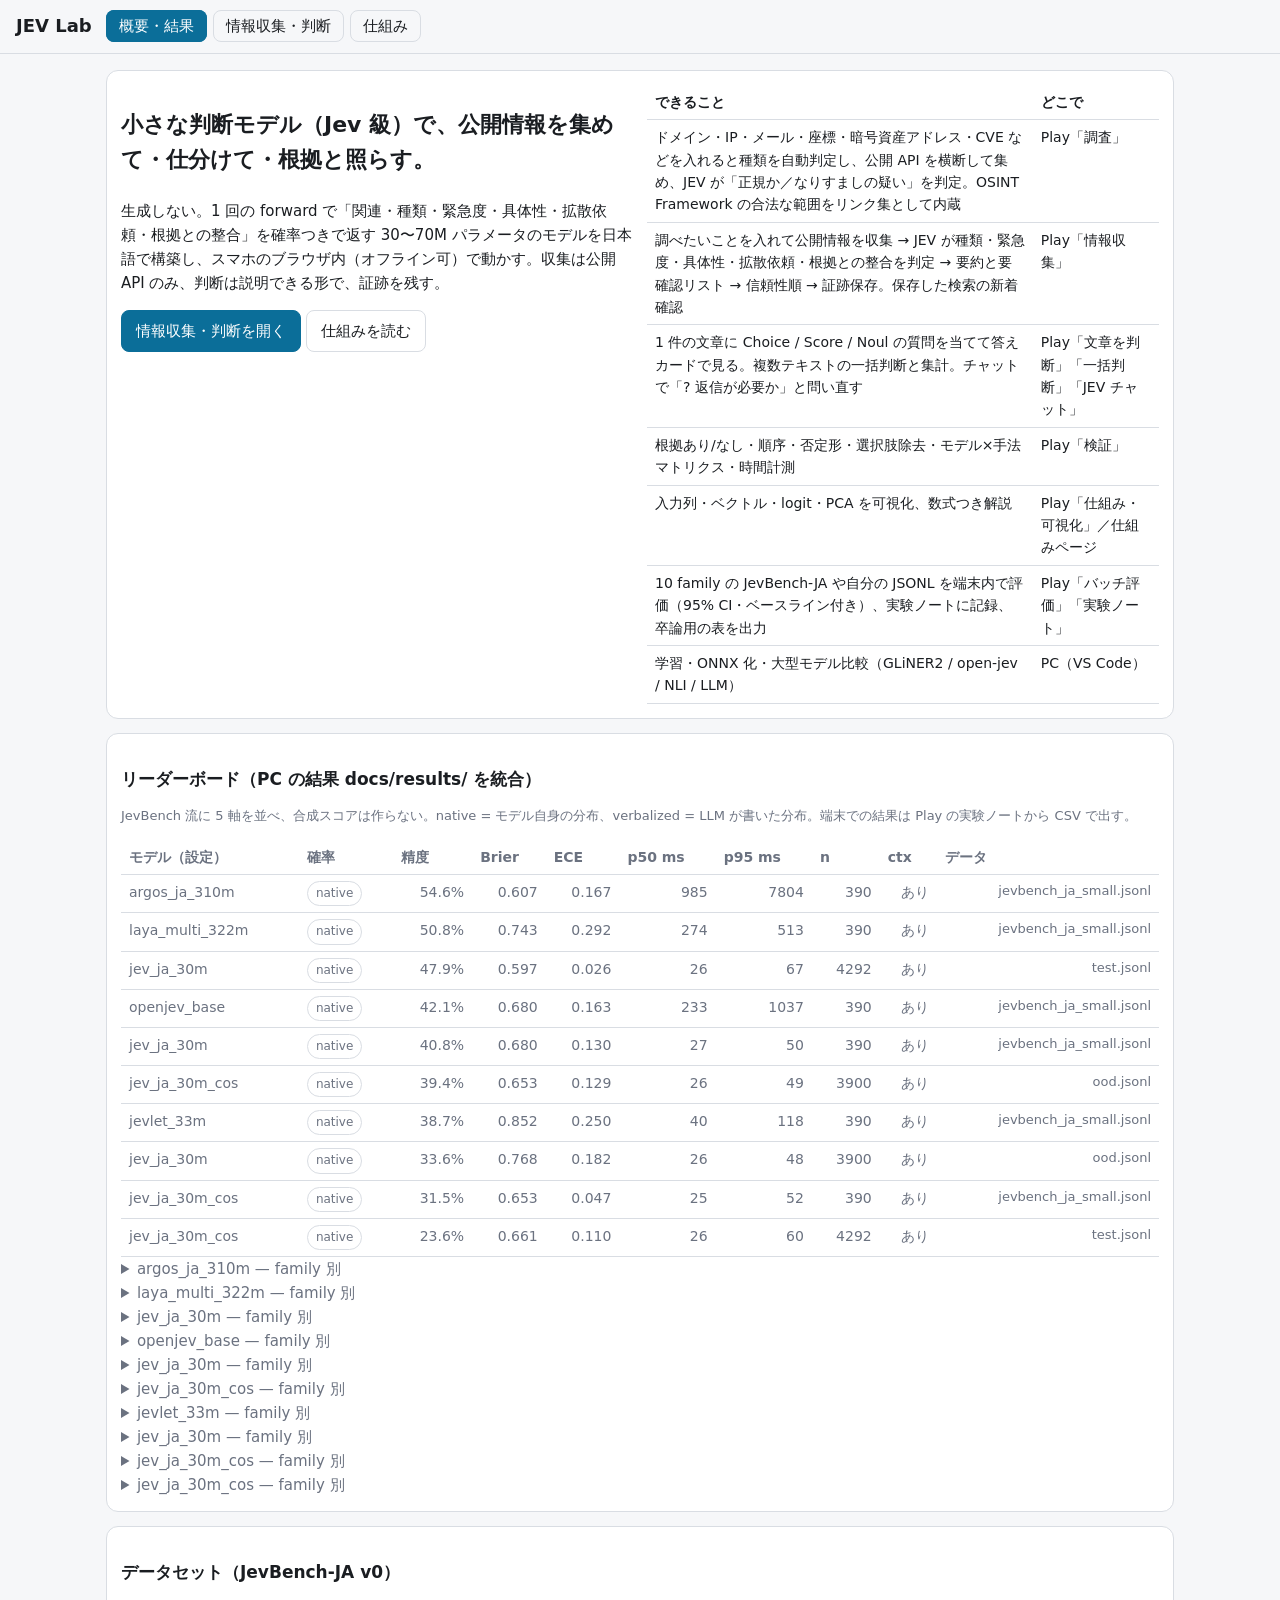
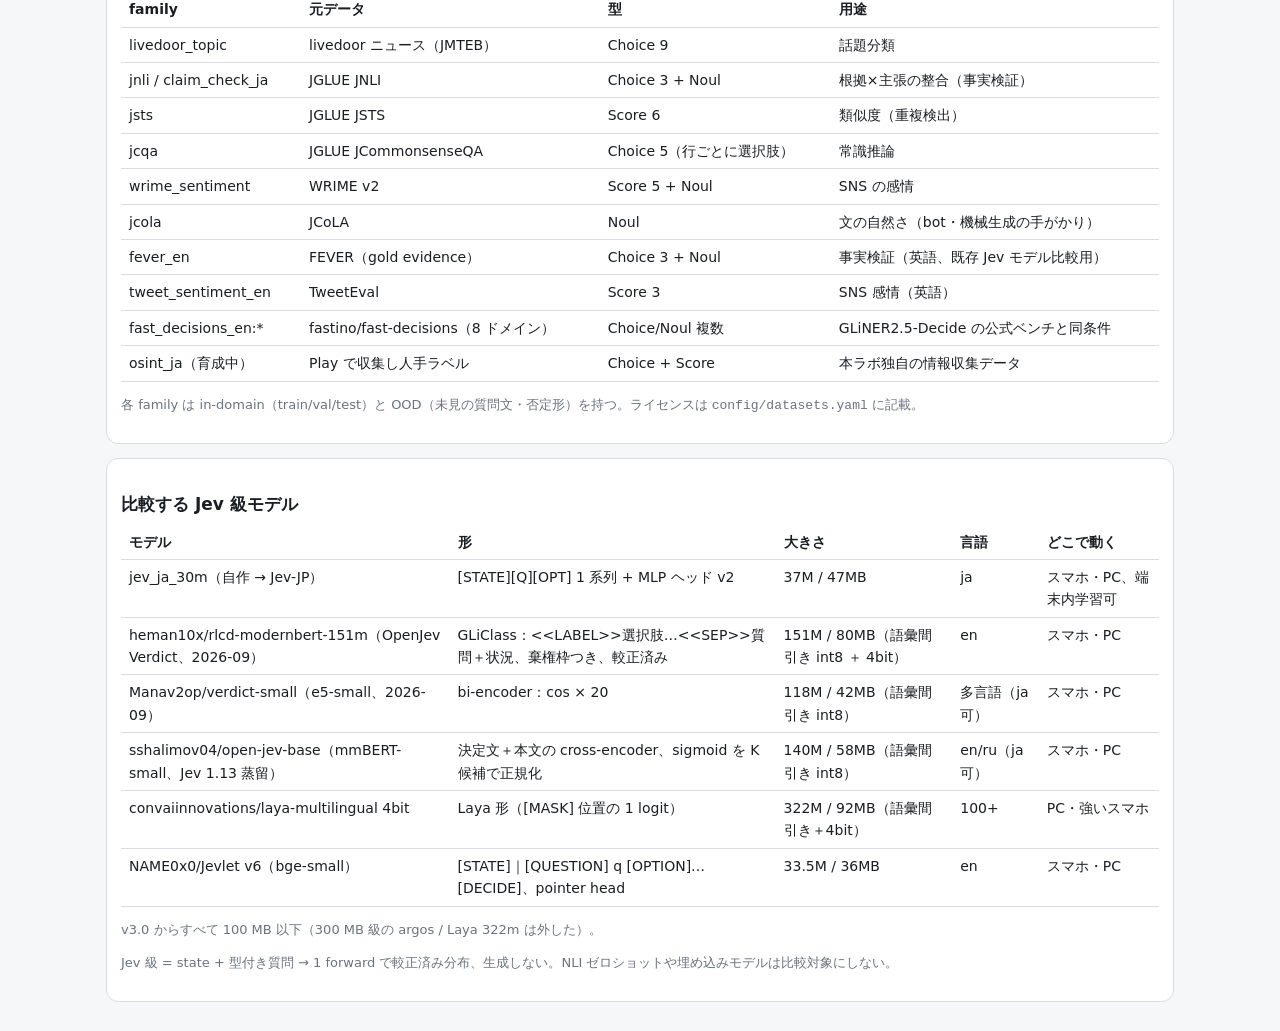
<file: docs/index.html>
<!doctype html>
<html lang="ja">
<head>
<meta charset="utf-8"><meta name="viewport" content="width=device-width,initial-scale=1">
<title>JEV Lab</title>
<link rel="manifest" href="manifest.json"><meta name="theme-color" content="#0b6e99">
<link rel="stylesheet" href="style.css">
<style>.hero{display:grid;grid-template-columns:1fr 1fr;gap:14px}@media(max-width:800px){.hero{grid-template-columns:1fr}}.big{font-size:22px;font-weight:700}.lb td:nth-child(n+3){text-align:right}</style>
</head>
<body>
<header><h1>JEV Lab</h1><nav><a href="index.html" class="on">概要・結果</a><a href="play.html">情報収集・判断</a><a href="theory.html">仕組み</a></nav></header>
<main>
<div class="card hero">
<div><p class="big">小さな判断モデル（Jev 級）で、公開情報を集めて・仕分けて・根拠と照らす。</p>
<p>生成しない。1 回の forward で「関連・種類・緊急度・具体性・拡散依頼・根拠との整合」を確率つきで返す 30〜70M パラメータのモデルを日本語で構築し、スマホのブラウザ内（オフライン可）で動かす。収集は公開 API のみ、判断は説明できる形で、証跡を残す。</p>
<p><a href="play.html"><button class="primary">情報収集・判断を開く</button></a> <a href="theory.html"><button>仕組みを読む</button></a></p></div>
<div><table><tr><th>できること</th><th>どこで</th></tr>
<tr><td>ドメイン・IP・メール・座標・暗号資産アドレス・CVE などを入れると種類を自動判定し、公開 API を横断して集め、JEV が「正規か／なりすましの疑い」を判定。OSINT Framework の合法な範囲をリンク集として内蔵</td><td>Play「調査」</td></tr>
<tr><td>調べたいことを入れて公開情報を収集 → JEV が種類・緊急度・具体性・拡散依頼・根拠との整合を判定 → 要約と要確認リスト → 信頼性順 → 証跡保存。保存した検索の新着確認</td><td>Play「情報収集」</td></tr>
<tr><td>1 件の文章に Choice / Score / Noul の質問を当てて答えカードで見る。複数テキストの一括判断と集計。チャットで「? 返信が必要か」と問い直す</td><td>Play「文章を判断」「一括判断」「JEV チャット」</td></tr>
<tr><td>根拠あり/なし・順序・否定形・選択肢除去・モデル×手法マトリクス・時間計測</td><td>Play「検証」</td></tr>
<tr><td>入力列・ベクトル・logit・PCA を可視化、数式つき解説</td><td>Play「仕組み・可視化」／仕組みページ</td></tr>
<tr><td>10 family の JevBench-JA や自分の JSONL を端末内で評価（95% CI・ベースライン付き）、実験ノートに記録、卒論用の表を出力</td><td>Play「バッチ評価」「実験ノート」</td></tr>
<tr><td>学習・ONNX 化・大型モデル比較（GLiNER2 / open-jev / NLI / LLM）</td><td>PC（VS Code）</td></tr></table></div>
</div>

<div class="card">
<h2>リーダーボード（PC の結果 docs/results/ を統合）</h2>
<p class="muted small">JevBench 流に 5 軸を並べ、合成スコアは作らない。native = モデル自身の分布、verbalized = LLM が書いた分布。端末での結果は Play の実験ノートから CSV で出す。</p>
<div id="lb" class="muted">docs/results/index.json がありません（PC で <code>python -m jev_lab.bench.run ... --publish</code>）</div>
</div>

<div class="card">
<h2>データセット（JevBench-JA v0）</h2>
<table><tr><th>family</th><th>元データ</th><th>型</th><th>用途</th></tr>
<tr><td>livedoor_topic</td><td>livedoor ニュース（JMTEB）</td><td>Choice 9</td><td>話題分類</td></tr>
<tr><td>jnli / claim_check_ja</td><td>JGLUE JNLI</td><td>Choice 3 + Noul</td><td>根拠×主張の整合（事実検証）</td></tr>
<tr><td>jsts</td><td>JGLUE JSTS</td><td>Score 6</td><td>類似度（重複検出）</td></tr>
<tr><td>jcqa</td><td>JGLUE JCommonsenseQA</td><td>Choice 5（行ごとに選択肢）</td><td>常識推論</td></tr>
<tr><td>wrime_sentiment</td><td>WRIME v2</td><td>Score 5 + Noul</td><td>SNS の感情</td></tr>
<tr><td>jcola</td><td>JCoLA</td><td>Noul</td><td>文の自然さ（bot・機械生成の手がかり）</td></tr>
<tr><td>fever_en</td><td>FEVER（gold evidence）</td><td>Choice 3 + Noul</td><td>事実検証（英語、既存 Jev モデル比較用）</td></tr>
<tr><td>tweet_sentiment_en</td><td>TweetEval</td><td>Score 3</td><td>SNS 感情（英語）</td></tr>
<tr><td>fast_decisions_en:*</td><td>fastino/fast-decisions（8 ドメイン）</td><td>Choice/Noul 複数</td><td>GLiNER2.5-Decide の公式ベンチと同条件</td></tr>
<tr><td>osint_ja（育成中）</td><td>Play で収集し人手ラベル</td><td>Choice + Score</td><td>本ラボ独自の情報収集データ</td></tr></table>
<p class="muted small">各 family は in-domain（train/val/test）と OOD（未見の質問文・否定形）を持つ。ライセンスは <code>config/datasets.yaml</code> に記載。</p>
</div>
<div class="card">
<h2>比較する Jev 級モデル</h2>
<table><tr><th>モデル</th><th>形</th><th>大きさ</th><th>言語</th><th>どこで動く</th></tr>
<tr><td>jev_ja_30m（自作 → Jev-JP）</td><td>[STATE][Q][OPT] 1 系列 + MLP ヘッド v2</td><td>37M / 47MB</td><td>ja</td><td>スマホ・PC、端末内学習可</td></tr>
<tr><td>heman10x/rlcd-modernbert-151m（OpenJev Verdict、2026-09）</td><td>GLiClass：&lt;&lt;LABEL&gt;&gt;選択肢…&lt;&lt;SEP&gt;&gt;質問＋状況、棄権枠つき、較正済み</td><td>151M / 80MB（語彙間引き int8 ＋ 4bit）</td><td>en</td><td>スマホ・PC</td></tr>
<tr><td>Manav2op/verdict-small（e5-small、2026-09）</td><td>bi-encoder：cos × 20</td><td>118M / 42MB（語彙間引き int8）</td><td>多言語（ja 可）</td><td>スマホ・PC</td></tr>
<tr><td>sshalimov04/open-jev-base（mmBERT-small、Jev 1.13 蒸留）</td><td>決定文＋本文の cross-encoder、sigmoid を K 候補で正規化</td><td>140M / 58MB（語彙間引き int8）</td><td>en/ru（ja 可）</td><td>スマホ・PC</td></tr>
<tr><td>convaiinnovations/laya-multilingual 4bit</td><td>Laya 形（[MASK] 位置の 1 logit）</td><td>322M / 92MB（語彙間引き＋4bit）</td><td>100+</td><td>PC・強いスマホ</td></tr>
<tr><td>NAME0x0/Jevlet v6（bge-small）</td><td>[STATE]｜[QUESTION] q [OPTION]… [DECIDE]、pointer head</td><td>33.5M / 36MB</td><td>en</td><td>スマホ・PC</td></tr></table>
<p class="muted small">v3.0 からすべて 100 MB 以下（300 MB 級の argos / Laya 322m は外した）。</p>
<p class="muted small">Jev 級 = state + 型付き質問 → 1 forward で較正済み分布、生成しない。NLI ゼロショットや埋め込みモデルは比較対象にしない。</p>
</div>
</main>
<script>
(async()=>{try{const idx=await (await fetch('results/index.json')).json();const rows=[];for(const f of idx.files){try{const d=await (await fetch('results/'+f)).json();for(const r of d.results)rows.push({file:f,data:d.data,...r})}catch{}}
if(!rows.length)return;rows.sort((a,b)=>(b.accuracy||0)-(a.accuracy||0));
let h='<table class="lb"><tr><th>モデル（設定）</th><th>確率</th><th>精度</th><th>Brier</th><th>ECE</th><th>p50 ms</th><th>p95 ms</th><th>n</th><th>ctx</th><th>データ</th></tr>';
for(const r of rows)h+=`<tr><td>${r.model}</td><td><span class="tag">${r.probability_kind}</span></td><td>${(r.accuracy*100).toFixed(1)}%</td><td>${r.brier?.toFixed(3)??''}</td><td>${r.ece?.toFixed(3)??''}</td><td>${r.latency_p50_ms?.toFixed(0)??''}</td><td>${r.latency_p95_ms?.toFixed(0)??''}</td><td>${r.n_questions??''}</td><td>${r.use_context===false?'なし':'あり'}</td><td class="small">${(r.data||'').split('/').pop()}</td></tr>`;
h+='</table>';for(const r of rows){h+=`<details><summary>${r.model} — family 別</summary><table><tr><th>family</th><th>n</th><th>精度</th><th>MAE</th></tr>${Object.entries(r.per_family||{}).map(([k,v])=>`<tr><td>${k}</td><td>${v.n}</td><td>${(v.accuracy*100).toFixed(1)}%</td><td>${v.mae?.toFixed(2)??''}</td></tr>`).join('')}</table></details>`}
document.querySelector('#lb').innerHTML=h}catch(e){}})();
if('serviceWorker' in navigator)navigator.serviceWorker.register('sw.js');
</script>
</body></html>
</file>
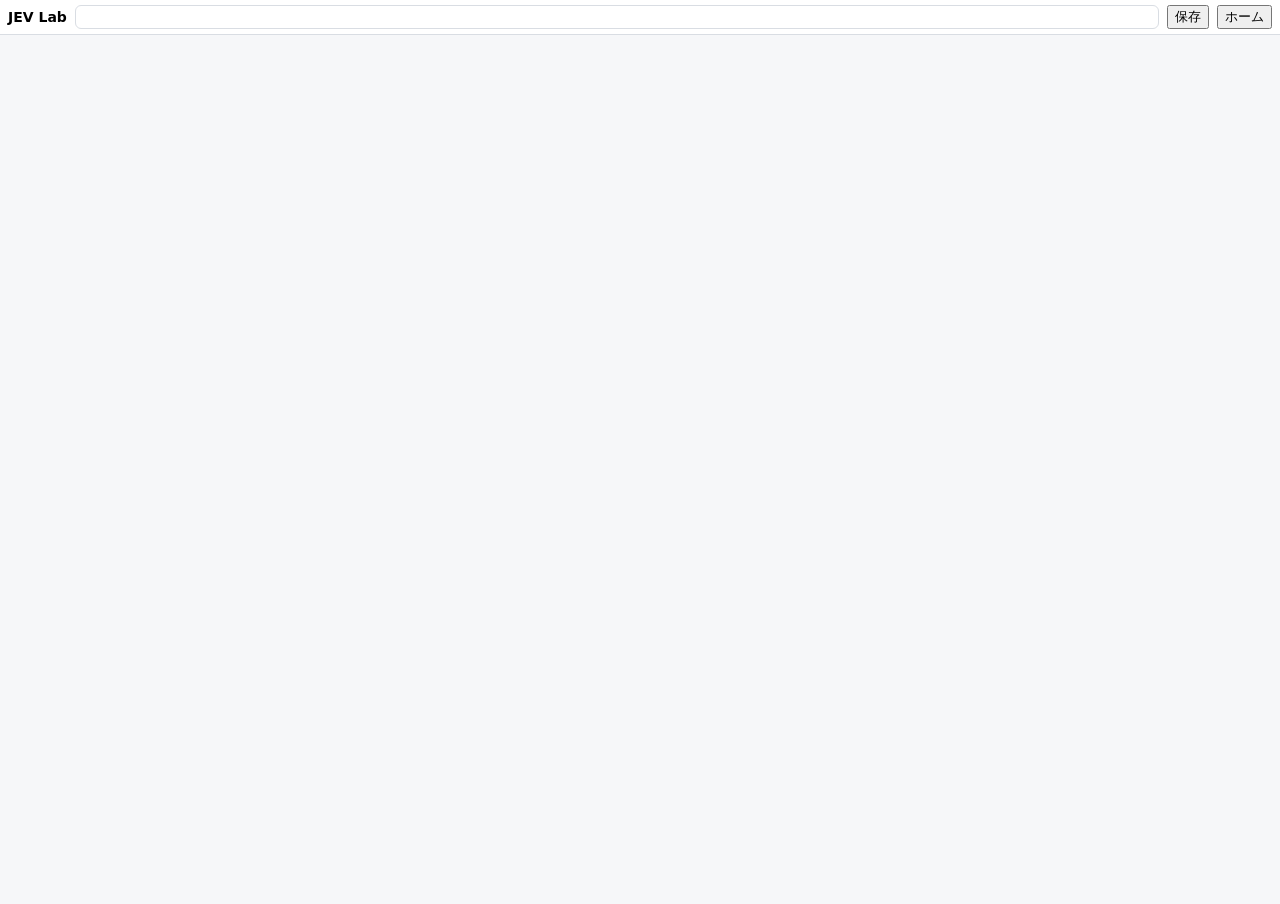
<file: extension/panel.html>
<!doctype html><html lang="ja"><head><meta charset="utf-8"><style>html,body{margin:0;height:100%;background:#f6f7f9;font:14px system-ui}iframe{border:0;width:100%;height:calc(100% - 34px)}.bar{height:34px;display:flex;align-items:center;gap:8px;padding:0 8px;border-bottom:1px solid #d9dde3;background:#fff}.bar input{flex:1;font:12px monospace;border:1px solid #d9dde3;border-radius:6px;padding:4px}</style></head>
<body><div class="bar"><b>JEV Lab</b><input id="app" title="JEV Lab の URL"><button id="save">保存</button><button id="home">ホーム</button></div><iframe id="f" allow="clipboard-write"></iframe>
<script>
const DEFAULT_APP = "https://224096-cmd.github.io/jev-lab/play.html"; const f = document.getElementById("f");
async function load() { const { app } = await chrome.storage.sync.get({ app: DEFAULT_APP }); document.getElementById("app").value = app; const { pending } = await chrome.storage.session.get("pending"); f.src = pending || app; if (pending) chrome.storage.session.remove("pending"); }
document.getElementById("save").onclick = async () => { await chrome.storage.sync.set({ app: document.getElementById("app").value.trim() }); load(); };
document.getElementById("home").onclick = () => chrome.storage.sync.get({ app: DEFAULT_APP }).then(({ app }) => f.src = app);
chrome.storage.session.onChanged.addListener(ch => { if (ch.pending?.newValue) { f.src = ch.pending.newValue; chrome.storage.session.remove("pending"); } });
load();
</script></body></html>
</file>
<file: docs/style.css>
:root{--bg:#f6f7f9;--fg:#1a1d21;--card:#fff;--line:#d9dde3;--acc:#0b6e99;--muted:#6b7280}
@media (prefers-color-scheme:dark){:root:not([data-theme=light]){--bg:#0f1216;--fg:#e6e8eb;--card:#171b21;--line:#2a3039;--acc:#5ab0d8;--muted:#9aa3ad}}
:root[data-theme=dark]{--bg:#0f1216;--fg:#e6e8eb;--card:#171b21;--line:#2a3039;--acc:#5ab0d8;--muted:#9aa3ad}
*{box-sizing:border-box}body{margin:0;background:var(--bg);color:var(--fg);font:15px/1.6 system-ui,-apple-system,"Segoe UI","Hiragino Sans","Noto Sans JP",sans-serif}
header{padding:12px 16px;border-bottom:1px solid var(--line);display:flex;gap:14px;align-items:center;flex-wrap:wrap}
header h1{font-size:18px;margin:0}nav a{border:1px solid var(--line);color:var(--fg);padding:6px 12px;border-radius:8px;text-decoration:none;margin-right:6px}
nav a.on{background:var(--acc);color:#fff;border-color:var(--acc)}
main{padding:16px;max-width:1100px;margin:0 auto}.card{background:var(--card);border:1px solid var(--line);border-radius:12px;padding:14px;margin-bottom:14px}
textarea,input,select{width:100%;background:var(--bg);color:var(--fg);border:1px solid var(--line);border-radius:8px;padding:8px;font:inherit}
textarea{min-height:90px}label{display:block;font-size:13px;color:var(--muted);margin:8px 0 4px}
button{font:inherit;border:1px solid var(--line);background:var(--card);color:var(--fg);padding:8px 14px;border-radius:8px;cursor:pointer}
button.primary{background:var(--acc);color:#fff;border-color:var(--acc)}button:disabled{opacity:.5;cursor:default}
.row{display:grid;grid-template-columns:1fr 1fr;gap:14px}.grid3{display:grid;grid-template-columns:2fr 2fr 1fr;gap:12px;align-items:end}
@media(max-width:800px){.row,.grid3{grid-template-columns:1fr}}
.bar{height:10px;background:var(--line);border-radius:5px;overflow:hidden}.bar>i{display:block;height:100%;background:var(--acc)}
table{width:100%;border-collapse:collapse;font-size:14px}td,th{padding:6px 8px;border-bottom:1px solid var(--line);text-align:left;vertical-align:top}
.tag{display:inline-block;font-size:12px;padding:2px 8px;border-radius:999px;border:1px solid var(--line);color:var(--muted)}
.tabs{margin:6px 0 12px}.tabs button.on{background:var(--acc);color:#fff;border-color:var(--acc)}
.hidden{display:none}.muted{color:var(--muted)}.small{font-size:13px}.formula{overflow-x:auto;padding:6px 0}h2{font-size:17px;margin:18px 0 6px}
</file>
